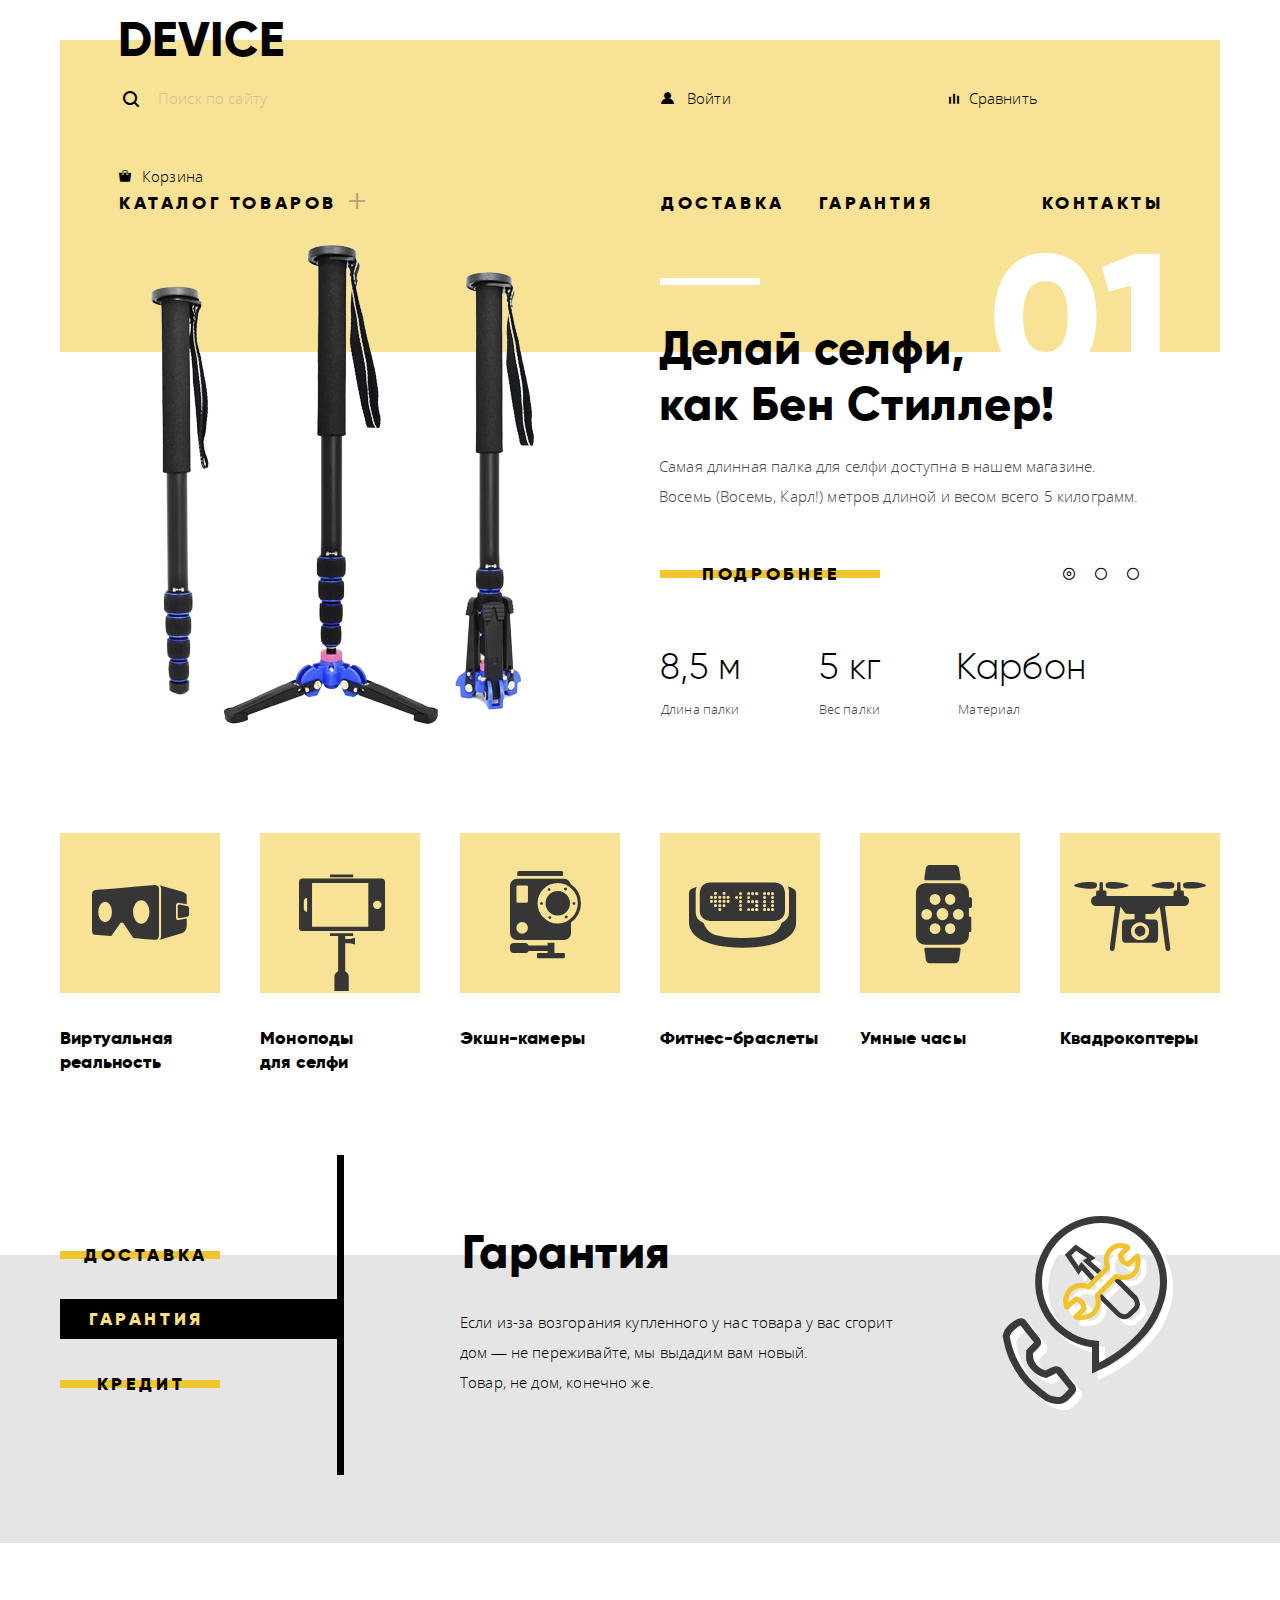
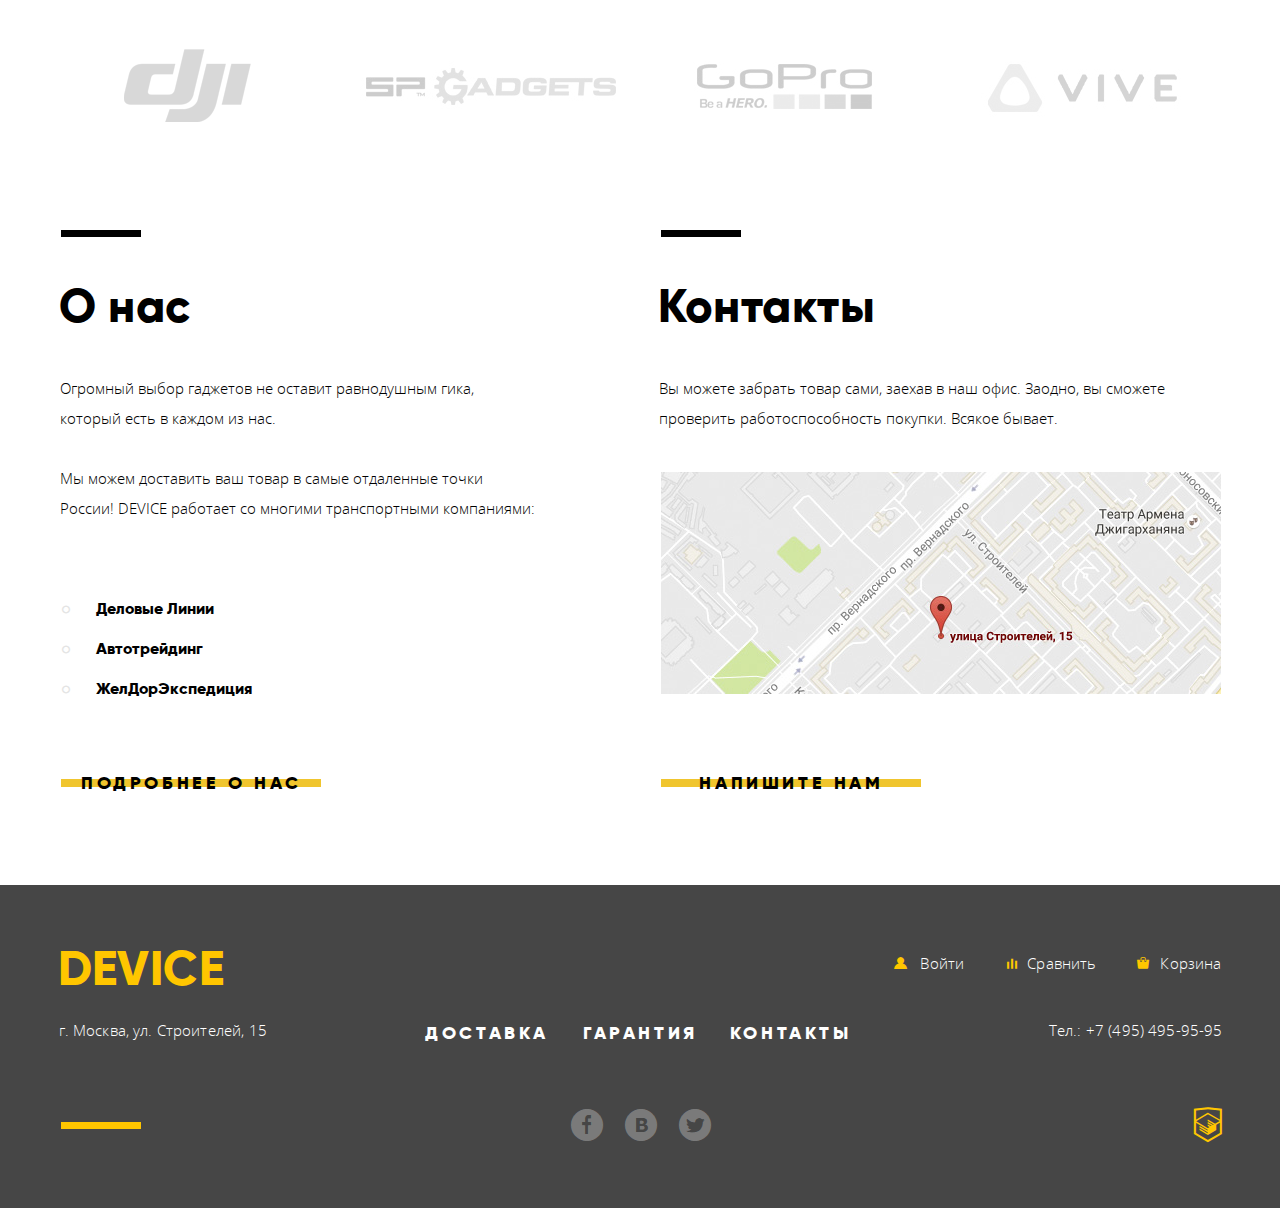
<file: index.html>
<!DOCTYPE html>
<html>
<head>
	<meta charset="utf-8">
	<title>Device</title>
	<link rel="stylesheet" type="text/css" href="Css/Style.css">
</head>
	<body>
		<header class="main-header">
			<div class="content-centerer">
				<h1 class="main-head"><a href="#">DEVICE</a></h1>
				<ul class="market-nav signed-out">
					<li class="market-search-field">
						<form method="post">
							<input class="searching-field" type="text" name="site-search" id="site-search-field" placeholder="Поиск по сайту">
							<input class="find-btn" type="submit" name="find" value="Найти">
						</form>
					</li>
					<li class="market-sign-in"><a href="#">Войти</a></li>
					<li class="market-sign-out"><a href="#">Выйти</a></li>
					<li class="market-compare"><a href="#">Сравнить</a></li>
					<li class="market-shopping-card"><a href="#">Корзина</a></li>
				</ul>
				<nav class="main-navigation">
					<ul class="nav-list">
						<li class="nav-catalog">
							<a href="#" class="catalog-opener">Каталог товаров</a>
							<div class="main-catalog">
								<ul class="main-catalog-list">
									<li><a href="#">Виртуальная реальность</a></li>
									<li><a href="catalog.html">Моноподы для селфи</a></li>
									<li><a href="#">Экшн-камеры</a></li>
								</ul>
								<ul class="main-catalog-list">
									<li><a href="#">Фитнес-браслеты</a></li>
									<li><a href="#">Умные часы</a></li>
								</ul>
								<ul class="main-catalog-list">
									<li><a href="#">Квадрокоптеры</a></li>
								</ul>							
							</div>					
						</li>
						<li class="nav-shipping">
							<a href="#">Доставка</a>
						</li>
						<li class="nav-warranty">
							<a href="#">Гарантия</a>
						</li>
						<li class="nav-contacts">
							<a href="#">Контакты</a>
						</li>
					</ul>
				</nav>
			</div>
		</header>
		<main>	
			<section class="promoted-products">
					<div class="content-centerer">
						<section class="promoted-item promoted-first promoted-active">
							<div class="product-image">
								<img src="img/content/slider-1.png" width="384" height="486">
							</div>
							<div class="promoted-about">
								<p class="promoted-quote">
									<span class="big-z">Делай селфи,<br> как Бен Стиллер!</span>
								</p>
								<p class="promoted-info">Самая длинная палка для селфи доступна в нашем магазине.<br> Восемь (Восемь, Карл!) метров длиной и весом всего 5 килограмм.</p>
								<a href="#" class="special-btn">Подробнее</a>
								<table class="promoted-properties-first">
									<tr class="properties-value-first">
										<td>8,5 м</td>
										<td>5 кг</td>
										<td>Карбон</td>
									</tr>
									<tr class="properties-type-first">
										<td>Длина палки</td>
										<td>Вес палки</td>
										<td>Материал</td>
									</tr>							
								</table>
							</div>
						</section>
						<section class="promoted-item promoted-second">
							<div class="product-image">
								<img src="img/content/slider-2.png" width="345" height="485">
							</div>
							<div class="promoted-about">
								<p class="promoted-quote">
									Худеем<br> правильно!
								</p>
								<p class="promoted-info">Мотивирующие фитнес-браслеты помогут найти в себе силы<br> не пропускать занятия и соблюдать диету.</p>
								<a href="#" class="special-btn">Подробнее</a>
								<table class="promoted-properties-second">
									<tr class="properties-value-second">
										<td>48 часов</td>
									</tr>
									<tr class="properties-type-second">
										<td>Без подзарядки</td>
									</tr>							
								</table>
							</div>
						</section>
						<section class="promoted-item promoted-third">
							<div class="product-image">
								<img src="img/content/slider-3.png" width="526" height="334">
							</div>
							<div class="promoted-about">
								<p class="promoted-quote">
									Порхает как бабочка, жалит как пчела!
									<span class="numb"></span>
								</p>
								<p class="promoted-info">Этот обычный, на первый взгляд, квадрокоптер оснащен<br> мощным лазером, замаскированным под стандартную камеру</p>
								<a href="#" class="special-btn">Подробнее</a>
								<table class="promoted-properties-third">
									<tr class="properties-value-third">
										<td>800 м</td>
										<td>50 м</td>
									</tr>
									<tr class="properties-type-third">
										<td>Дальность полета</td>
										<td>Радиус поражения</td>
									</tr>							
								</table>
							</div>
						</section>	
						<div class="slider-buttons">
							<button class="slider-btn first-btn">&#xe931;</button>
							<button class="slider-btn second-btn">&#xe930;</button>
							<button class="slider-btn third-btn">&#xe930;</button>
						</div>						
					</div>					
				</section>						
					<section class="popular-catalog">
						<a href="#" class="goods-cards">
							<div class="goods-icon popular-1">&#xe91b;</div>
							<span>Виртуальная<br>реальность</span>
						</a>
						<a href="catalog.html" class="goods-cards">
							<div class="goods-icon popular-2">&#xe91c;</div>
							<span>Моноподы<br>для селфи</span>
						</a>
						<a href="#" class="goods-cards">
							<div class="goods-icon popular-3">&#xe91d;</div>
							<span>Экшн-камеры</span>
						</a>
						<a href="#" class="goods-cards">
							<div class="goods-icon popular-4">&#xe91e;</div>
							<span>Фитнес-браслеты</span>
						</a>
						<a href="#" class="goods-cards">
							<div class="goods-icon popular-5">&#xe91a;</div>
							<span>Умные часы</span>
						</a>
						<a href="#" class="goods-cards">
							<div class="goods-icon popular-6">&#xe919;</div>
							<span>Квадрокоптеры</span>
						</a>
					</section>		
			<section class="market-advantages">
				<div class="content-centerer">
					<div class="adv-left-column">
						<button class="special-btn">ДОСТАВКА</button>
						<button class="special-btn active-special">ГАРАНТИЯ</button>
						<button class="special-btn">КРЕДИТ</button>
					</div>
					<div class="adv-right-column shipping-about">
						<h3 class="adv-head">Доставка</h3>
						<p class="adv-info">Мы с удовольствием доставим ваш товар прямо к вашему<br> подъезду совершенно бесплатно! Ведь мы неплохо<br> заработаем, поднимая его на ваш этаж.</p>
						<div class="icon-delivery"><span class="path1"></span><span class="path2"></span><span class="path3"></span><span class="path4"></span><span class="path5"></span></div>
					</div>	
					<div class="adv-right-column warranty-about about-active">
						<h3 class="adv-head">Гарантия</h3>
						<p class="adv-info">Если из-за возгорания купленного у нас товара у вас сгорит<br> дом — не переживайте, мы выдадим вам новый.<br> Товар, не дом, конечно же.</p>
						<div class="icon-warranty"><span class="path1"></span><span class="path2"></span><span class="path3"></span><span class="path4"></span></div>
					</div>	
					<div class="adv-right-column credit-about">
						<h3 class="adv-head">Кредит</h3>
						<p class="adv-info">Залезть в долговую яму стало проще! Кредитные<br> консультанты подберут для вас наиболее выгодные<br> условия кредита. Выгодные для нашего банка, разумеется.</p>
						<div class="icon-credit"><span class="path1"></span><span class="path2"></span><span class="path3"></span><span class="path4"></span></div>						
					</div>	
				</div>											
			</section>
			<section class="partners-logos">
				<a href="#" class="dji"></a>
				<a href="#" class="sp-gadgets"></a>
				<a href="#" class="go-pro"></a>
				<a href="#" class="vive"></a>
			</section>
			<section class="company-faq">
				<article class="company-about">
					<h2 class="company-head">О нас</h2>
					<p class="company-choice">Огромный выбор гаджетов не оставит равнодушным гика,<br> который есть в каждом из нас.</p>
					<p class="company-shipping-about">Мы можем доставить ваш товар в самые отдаленные точки<br> России! DEVICE работает со многими транспортными компаниями:</p>
					<ul class="company-shipping">
						<li><a href="#">Деловые Линии</a></li>
						<li><a href="#">Автотрейдинг</a></li>
						<li><a href="#">ЖелДорЭкспедиция</a></li>
					</ul>
					<a href="#" class="special-btn">Подробнее о нас</a>
				</article>
				<article class="company-contacts">
					<h2 class="company-head">Контакты</h2>
					<p class="company-pickup">Вы можете забрать товар сами, заехав в наш офис. Заодно, вы сможете<br> проверить работоспособность покупки. Всякое бывает.</p>
					<a class="map-opener" href="#"><img src="img/map.jpg" width="560" height="222"></a>
					<a href="#" class="special-btn write-us-opener">Напишите нам</a>	
				</article>	
				<div class="map-pop-up">
					<a href="#" class="map-close-button"><span class="visually-hidden">Кнопка закртытия</span></a>
					<iframe src="https://www.google.com/maps/embed?pb=!1m18!1m12!1m3!1d2249.1123749473654!2d37.5274293159839!3d55.68703400452984!2m3!1f0!2f0!3f0!3m2!1i1024!2i768!4f13.1!3m3!1m2!1s0x46b54cf65f5c8955%3A0x694710ccd55501e!2z0YPQuy4g0KHRgtGA0L7QuNGC0LXQu9C10LksIDE1LCDQnNC-0YHQutCy0LAsIDExOTMxMQ!5e0!3m2!1sru!2sru!4v1534622482170" width="960" height="560" frameborder="0" style="border:0" allowfullscreen></iframe>
				</div>
				<div class="write-us-pop-up">
					<a href="#" class="writeUs-close-button"><span class="visually-hidden">Кнопка закртытия</span></a>
					<div class="write-us-centerer">
						<form method="post">
							<div class="write-us-first-floor">
								<div class="write-us-left-part">
									<label for="yourname-field">Ваше имя:</label>
									<input type="text" name="yourname" id="yourname-field" class="name-write-us" placeholder="Имя Фамилия">
								</div>
								<div class="write-us-right-part">
									<label for="email-field">Ваш e-mail:</label>
									<input type="text" name="email" id="email-field" class="email-write-us" placeholder="email@example.com">
								</div>
							</div>
							<div class="write-us-second-floor">
								<label for="letter-field">Текст письма:</label>
								<input type="text" name="letter" id="letter-field" class="letter-write-us" placeholder="В свободной форме">		
							</div>
							<input type="submit" name="" value="Отправить" class="special-btn">
						</form>
					</div>
				</div>							
			</section>
		</main>
		<footer class="main-footer">
			<div class="content-centerer">
				<div class="footer-first-floor">
					<h1 class="main-head"><a href="#">DEVICE</a></h1>
					<ul class="footer-market-nav signed-out">
						<li class="market-sign-in"><a href="#">Войти</a></li>
						<li class="market-sign-out"><a href="#">Выйти</a></li>	
						<li class="market-compare"><a href="#">Сравнить</a></li>
						<li class="market-shopping-card"><a href="#">Корзина</a></li>
					</ul>									
				</div>
				<div class="footer-second-floor">
					<p class="footer-adress">г. Москва, ул. Строителей, 15</p>	
					<ul class="footer-navigation">
						<li><a href="#">Доставка</a></li>
						<li><a href="#">Гарантия</a></li>
						<li><a href="#">Контакты</a></li>
					</ul>
					<p class="footer-phone-number">Тел.: +7 (495) 495-95-95</p>					
				</div>
				<div class="footer-third-floor">
					<div class="footer-line"></div>
					<ul class="footer-networks">
						<li><a href="#"><span class="visually-hidden">Facebook</span>&#xe922;</a></li>
						<li><a href="#"><span class="visually-hidden">Vk</span>&#xe935;</a></li>
						<li><a href="#"><span class="visually-hidden">Twitter</span>&#xe933;</a></li>
					</ul>
					<a href="#" class="html-academy">&#xe928;</a>		
				</div>
			</div>
		</footer>
		<script type="text/javascript" src="js/script.js"></script>
	</body>
</html>
</file>
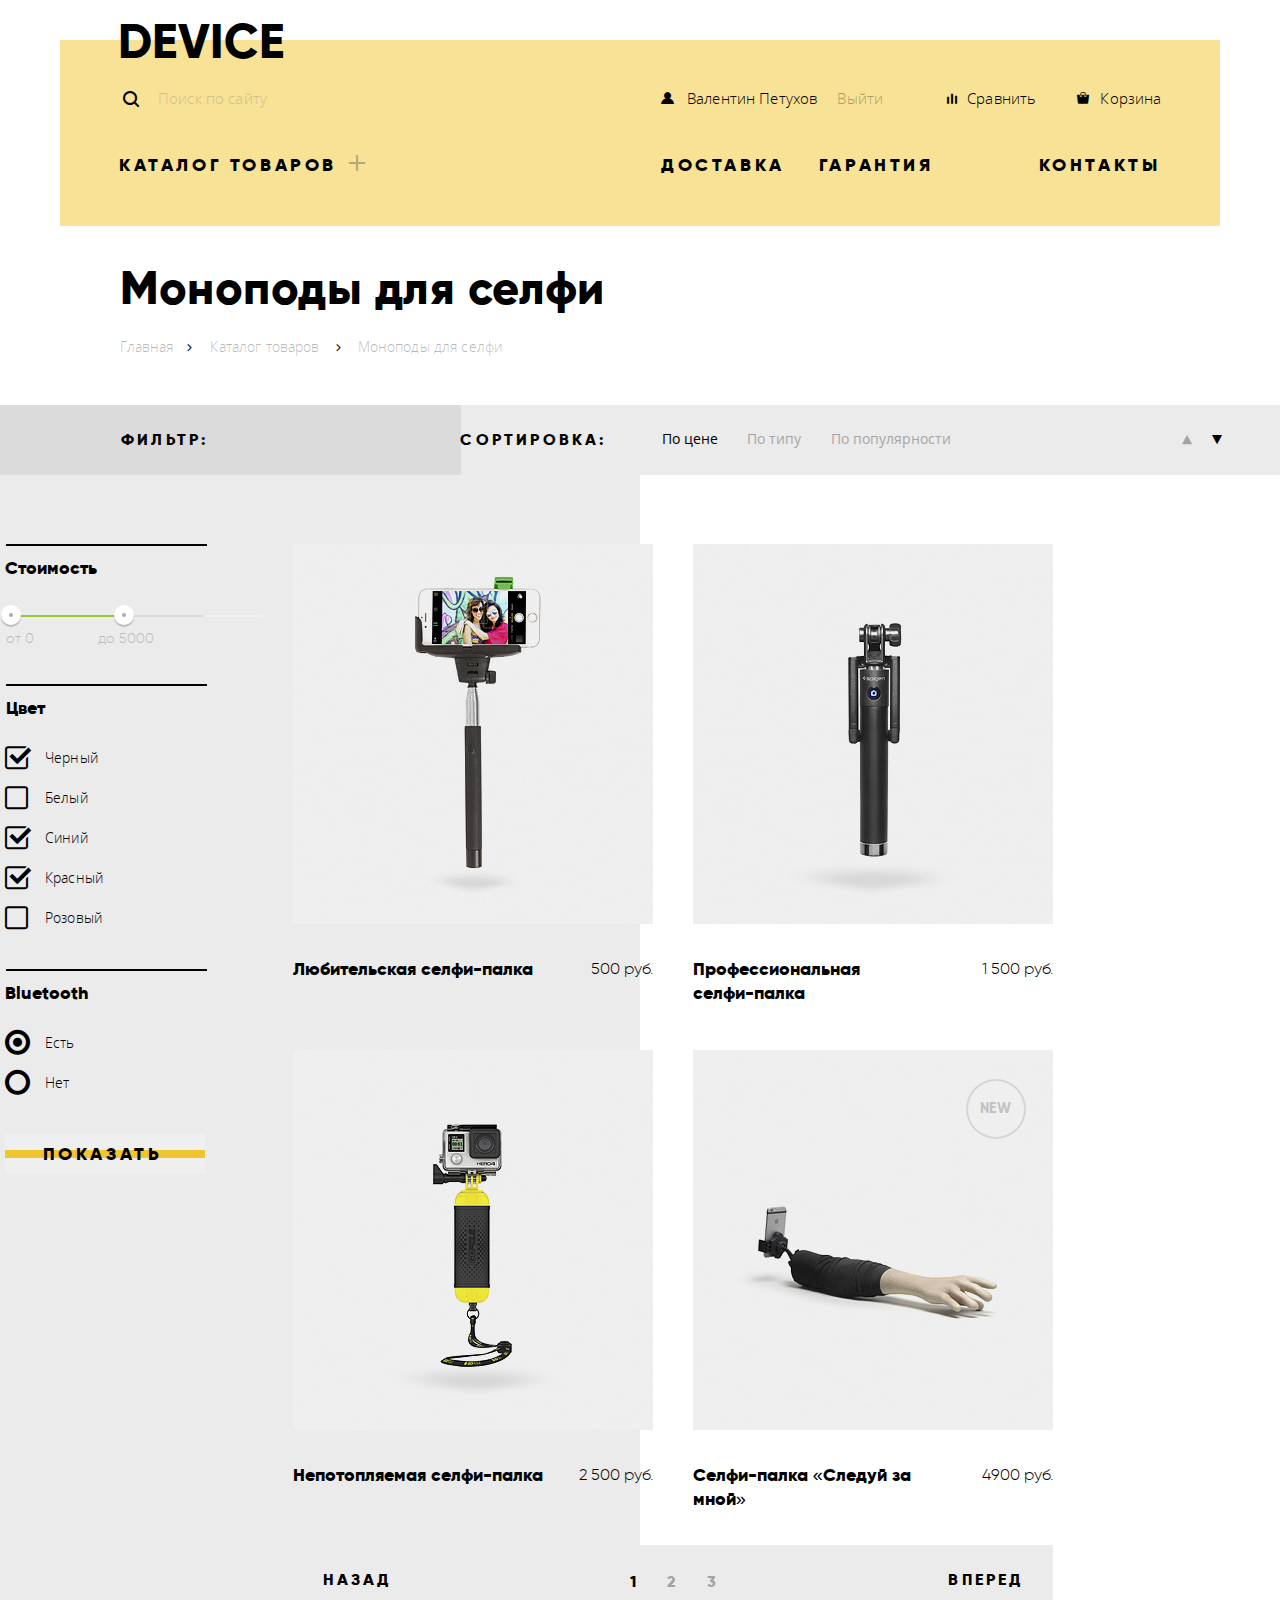
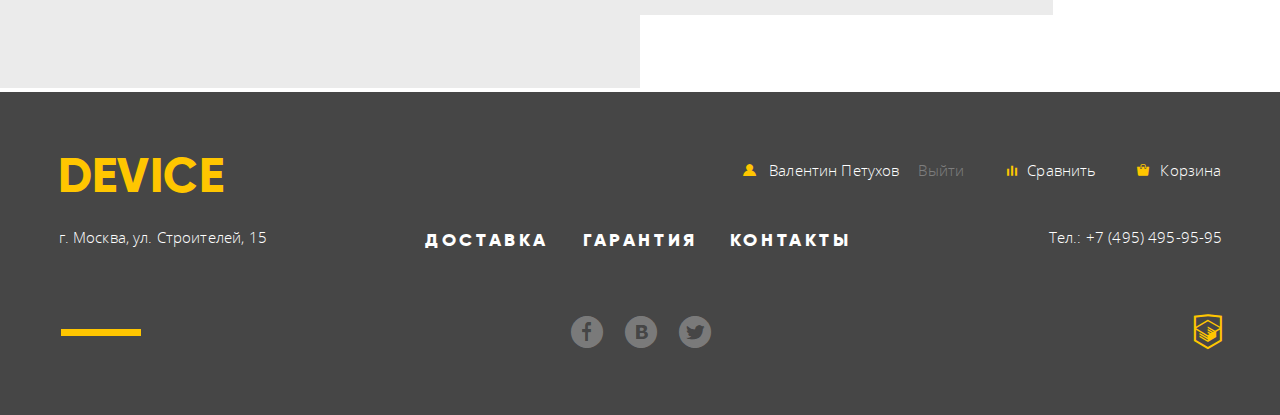
<file: catalog.html>
<!DOCTYPE html>
<html>
<head>
	<meta charset="utf-8">
	<title>Device catalog</title>
	<link rel="stylesheet" type="text/css" href="Css/Style.css">
</head>
	<body>
		<header class="main-header catalog-header">
			<div class="content-centerer">
				<h1 class="main-head"><a href="index.html">DEVICE</a></h1>
				<ul class="market-nav signed-in">
					<li class="market-search-field">
						<form action="https://echo.htmlacademy.ru" method="post">
							<input class="searching-field" type="text" name="site-search" id="site-search-field" placeholder="Поиск по сайту">
							<input class="find-btn" type="submit" name="find" value="Найти">
						</form>
					</li>
					<li class="market-sign-in"><a href="#">Валентин Петухов</a></li>
					<li class="market-sign-out"><a href="#">Выйти</a></li>
					<li class="market-compare"><a href="#">Сравнить</a></li>
					<li class="market-shopping-card"><a href="#">Корзина</a></li>
				</ul>
				<nav class="main-navigation">
					<ul class="nav-list">
						<li class="nav-catalog">
							<a href="#" class="catalog-opener">Каталог товаров</a>
							<div class="main-catalog">
								<ul class="main-catalog-list">
									<li><a href="#">Виртуальная реальность</a></li>
									<li><a href="#">Моноподы для селфи</a></li>
									<li><a href="#">Экшн-камеры</a></li>
								</ul>
								<ul class="main-catalog-list">
									<li><a href="#">Фитнес-браслеты</a></li>
									<li><a href="#">Умные часы</a></li>
								</ul>
								<ul class="main-catalog-list">
									<li><a href="#">Квадрокоптеры</a></li>
								</ul>									
							</div>						
						</li>
						<li class="nav-shipping">
							<a href="#">Доставка</a>
						</li>
						<li class="nav-warranty">
							<a href="#">Гарантия</a>
						</li>
						<li class="nav-contacs">
							<a href="#">Контакты</a>
						</li>
					</ul>
				</nav>
			</div>
		</header>
		<main>
			<section class="catalog-product-section">
				<h2 class="catalog-product-head">Моноподы для селфи</h2>
				<ul class="catalog-bread-crumbs">
					<li><a href="#">Главная</a></li>
					<li><a href="#">Каталог товаров</a></li>
					<li><a href="#" tabindex="-1">Моноподы для селфи</a></li>
				</ul>
			</section>
			<section class="catalog-heading">
					<div class="heading-content-centerer">
						<p class="filter-heading">ФИЛЬТР:</p>
						<div class="result-heading">
							<p>СОРТИРОВКА:</p>
							<ul class="sorting-type-list">
								<li class="current-sorting"><a href="#">По цене</a></li>
								<li><a href="#">По типу</a></li>
								<li><a href="#">По популярности</a></li>
							</ul>
						</div>
						<div class="sorting-up-down">
							<a href="#">&#xe927;</a>
							<a class="current-sorting" href="#">&#xe926;</a>
						</div>						
					</div>
			</section>
			<section class="catalog-goods-section">
				<div class="content-centerer">
					<div class="catalog-filter">
								<form method="post">
									<div class="filter-cost">
										<p>Стоимость</p>
										<div class="range-control">
											<div class="scale">
												<div class="bar"></div>
											</div>
											<div class="range-toggle range-toggle-min"></div>
											<div class="range-toggle range-toggle-max"></div>
											<span class="range-from">от 0</span>
											<span class="range-to">до 5000</span>
										</div>									
									</div>
									<div class="filter-color">
										<p>Цвет</p>
										<ul class="color-list">
												<li><input class="color-checkbox visually-hidden" type="checkbox" name="black-check" id="black-check-field" checked>
												<label class="color-label" for="black-check-field">Черный</label></li>
												<li><input class="color-checkbox visually-hidden" type="checkbox" name="white-check" id="white-check-field" >
												<label class="color-label" for="white-check-field">Белый</label></li>	
												<li><input class="color-checkbox visually-hidden" type="checkbox" name="blue-check" id="blue-check-field" checked>
												<label class="color-label" for="blue-check-field">Синий</label></li>
												<li><input class="color-checkbox visually-hidden" type="checkbox" name="red-check" id="red-check-field" checked>
												<label class="color-label" for="red-check-field">Красный</label></li>	
												<li><input class="color-checkbox visually-hidden" type="checkbox" name="pink-check" id="pink-check-field" >
												<label class="color-label" for="pink-check-field">Розовый</label></li>
										</ul>					
									</div>
									<div class="filter-bluetooth">
										<p>Bluetooth</p>
										<ul class="bluetooth-list">
											<li><input class="bluetooth visually-hidden" type="radio" name="bluetooth-radio" id="yes-bluetooth-radiofield" checked>
											<label class="bluetooth-label" for="yes-bluetooth-radiofield">Есть</label></li>	
											<li><input class="bluetooth visually-hidden" type="radio" name="bluetooth-radio" id="no-bluetooth-radiofield" >
											<label class="bluetooth-label" for="no-bluetooth-radiofield">Нет</label></li>					
										</ul>
										<input class="special-btn" type="submit" name="show-button" value="ПОКАЗАТЬ">
									</div>		
								</form>
					</div>
					<div class="catalog-result">
							<div class="result-products">
								<div class="result-products-container">
									<div class="result-product-card">
										<div class="img-wrapper" tabindex="0">
											<img src="img/content/item-1.jpg" width="360" height="380">			
											<div class="card-hover">
												<a href="#" class="special-btn">В КОРЗИНУ</a>
												<a href="#" class="card-comparing">Добавить к сравнению</a>
											</div>								
										</div>
										<div class="name-price">
											<a href="#">Любительская селфи-палка</a>
											<span>500 руб.</span>
										</div>
									</div>
									<div class="result-product-card">
										<div class="img-wrapper" tabindex="0">
											<img src="img/content/item-2.jpg" width="360" height="380">			
											<div class="card-hover">
												<a href="#" class="special-btn">В КОРЗИНУ</a>
												<a href="#" class="card-comparing">Добавить к сравнению</a>
											</div>								
										</div>
										<div class="name-price">
											<a href="#">Профессиональная<br> селфи-палка </a>
											<span>1 500 руб.</span>
										</div>
									</div>
									<div class="result-product-card">
										<div class="img-wrapper" tabindex="0">
											<img src="img/content/item-3.jpg" width="360" height="380">			
											<div class="card-hover">
												<a href="#" class="special-btn">В КОРЗИНУ</a>
												<a href="#" class="card-comparing">Добавить к сравнению</a>
											</div>								
										</div>
										<div class="name-price">
											<a href="#">Непотопляемая селфи-палка</a>
											<span>2 500 руб.</span>
										</div>
									</div>
									<div class="result-product-card result-new">
										<div class="img-wrapper" tabindex="0">
											<img src="img/content/item-4.jpg" width="360" height="380">			
											<div class="card-hover">
												<a href="#" class="special-btn">В КОРЗИНУ</a>
												<a href="#" class="card-comparing">Добавить к сравнению</a>
											</div>								
										</div>
										<div class="name-price">
											<a href="#">Селфи-палка «Следуй за<br>  мной»</a>
											<span>4900 руб.</span>
										</div>
									</div>										
								</div>
								<div class="result-pages">
									<a href="#" class="back-for-btn">Назад</a>
									<ul class="result-avaliable-pages">
										<li class="current-page"><a href="#">1</a></li>
										<li><a href="#">2</a></li>
										<li><a href="#">3</a></li>
									</ul>
									<a href="#" class="back-for-btn">Вперед</a>
								</div>
							</div>
					</div>	
				</div>
			</section>
			<div class="white-line"></div>
		</main>
		<footer class="main-footer">
			<div class="content-centerer">
				<div class="footer-first-floor">
					<h1 class="main-head"><a href="index.html">DEVICE</a></h1>
					<ul class="footer-market-nav signed-in">
						<li class="market-sign-in"><a href="#">Валентин Петухов</a></li>
						<li class="market-sign-out"><a href="#">Выйти</a></li>	
						<li class="market-compare"><a href="#">Сравнить</a></li>
						<li class="market-shopping-card"><a href="#">Корзина</a></li>
					</ul>									
				</div>
				<div class="footer-second-floor">
					<p class="footer-adress">г. Москва, ул. Строителей, 15</p>	
					<ul class="footer-navigation">
						<li><a href="#">Доставка</a></li>
						<li><a href="#">Гарантия</a></li>
						<li><a href="#">Контакты</a></li>
					</ul>
					<p class="footer-phone-number">Тел.: +7 (495) 495-95-95</p>					
				</div>
				<div class="footer-third-floor">
					<div class="footer-line"></div>
					<ul class="footer-networks">
						<li><a href="#"><span class="visually-hidden">Facebook</span>&#xe922;</a></li>
						<li><a href="#"><span class="visually-hidden">Vk</span>&#xe935;</a></li>
						<li><a href="#"><span class="visually-hidden">Twitter</span>&#xe933;</a></li>
					</ul>
					<a href="#" class="html-academy">&#xe928;</a>		
				</div>
			</div>
		</footer>		
	</body>
</html>
</file>
<file: Css/Style.css>
@font-face {
  font-family: 'Device';
  src:
    url('../fonts/Device.ttf?z9gmps') format('truetype'),
    url('../fonts/Device.woff?z9gmps') format('woff'),
    url('../fonts/Device.svg?z9gmps#Device') format('svg');
  font-weight: normal;
  font-style: normal;
}
@font-face {
  font-family: 'check';
  src:
    url('../fonts/check.ttf?bt9icm') format('truetype'),
    url('../fonts/check.woff?bt9icm') format('woff'),
    url('../fonts/check.svg?bt9icm#check') format('svg');
  font-weight: normal;
  font-style: normal;
}
.goods-icon,
.html-academy,
.sorting-up-down,
.bluetooth-label::before,
.market-search-field form::before,
.market-sign-in::before,
.market-compare::before,
.market-shopping-card::before,
.slider-buttons button,
.icon-delivery,
.icon-warranty,
.icon-credit,
.company-shipping li::before,
.footer-networks a,
.catalog-opener::after,
.catalog-bread-crumbs li::after{
  font-family: 'Device' !important;
  font-style: normal;
  font-weight: normal;
  font-variant: normal;
  text-transform: none;
  line-height: 1;
  -webkit-font-smoothing: antialiased;
  -moz-osx-font-smoothing: grayscale;
}
@font-face{
	font-family: 'gillroyExtraBold';
	src: url("../fonts/gilroyextrabold.woff2") format("woff2"),
	url("../fonts/gilroyextrabold.woff") format("woff");
  	font-weight: 800;
  	font-style: normal;	
}
@font-face{
	font-family: 'gillroyLight';
	src: url("../fonts/gilroylight.woff2") format("woff2"),
	url("../fonts/gilroylight.woff") format("woff");
  	font-weight: 300;
  	font-style: normal;
}
@font-face{
	font-family: 'openSans';
	src: url("../fonts/opensans.woff2") format("woff2"),
	url("../fonts/opensans.woff") format("woff");
  	font-weight: normal;
  	font-style: normal;	
}
@font-face{
	font-family: 'openSansLight';
	src: url("../fonts/opensanslight.woff2") format("woff2"),
	url("../fonts/opensanslight.woff") format("woff");
  	font-weight: 300;
  	font-style: normal;
}
.visually-hidden {
	position: absolute;
	clip: rect(1px 1px 1px 1px);
	clip: rect(1px, 1px, 1px, 1px);
	padding:0;
	border:0;
	height: 1px ; 
	width: 1px; 
	overflow: hidden;
}
body{
	margin: 0;
	padding: 0;
	font-family: 'gillroyExtraBold', Verdana, Arial;
	font-size: 18px;
	line-height: 24px;
	background-color: #ffffff;
	color: #000000;
	margin: 0 auto;
	min-width: 1160px;
}
a{
	text-decoration: none;
	color: inherit;
}
.market-nav,
.nav-list,
.main-catalog ul,
.company-shipping,
.footer-navigation,
.footer-networks,
.footer-market-nav,
.catalog-bread-crumbs,
.sorting-type-list,
.result-avaliable-pages,
.color-list,
.filter-bluetooth ul{
	list-style: none;
	margin: 0;
	padding: 0;		
}
.main-header{
	position: relative;
}
.main-header .content-centerer{
	position: relative;
	width: 1044px;
	min-height: 186px;
	padding: 16px 58px 0 58px;
	background-image: linear-gradient(#ffffff 40px, #f7e296 40px);
}
.content-centerer{
	position: relative;
	width: 1040px;
	margin: 0 auto;	
}
.main-head{
	display: inline-block;
	margin: 0;
	padding: 0;	
	margin-bottom: 11px;
	font-size: 48px;
	line-height: 48px;
	letter-spacing: 0.48px;
}
.main-head:hover,
.nav-list a:hover,
.market-nav .market-sign-in:hover,
.market-nav .market-compare:hover,
.market-nav .market-shopping-card:hover,
.main-catalog-list a:hover,
.main-footer .main-head:hover,
.footer-navigation li:hover,
.footer-networks li:hover,
.footer-market-nav li:hover,
.html-academy:hover,
.main-head:focus,
.nav-list li:focus,
.market-nav li:focus,
.main-catalog-list li:focus,
.main-footer .main-head:focus,
.footer-navigation li:focus,
.footer-networks li:focus,
.footer-market-nav li:focus,
.html-academy:focus{
	opacity: .6; 
}
.main-head:active,
.market-nav .market-sign-in:active,
.market-nav .market-compare:active,
.market-nav .market-shopping-card:active,
.nav-list a:active,
.main-catalog-list a:active,
.main-footer .main-head:active,
.footer-navigation li:active,
.footer-networks li:active,
.footer-market-nav li:active,
.html-academy:active{
	opacity: .3; 
}
.market-nav{
	display: flex;	
	flex-wrap: wrap;
	font-family: "openSansLight", Arial, sans-serif;
	font-size: 15px;
	line-height: 30px;
	letter-spacing: 0.15px;	
}
.market-search-field{
	flex-basis: 441px;
	margin-right: 60px;
}
.market-search-field form{
	display: flex;
	position: relative;
	margin-bottom: 33px;
}
.market-search-field form::before{
	position: absolute;
	content: "\e92f";
	top: 16px;
	left: 5px;
	font-size: 16px;
	height: 16px;
	align-self: center;
	z-index: 2;
	cursor: text;
}
.find-btn{
	display: inline-block;
	visibility: hidden;
	width: 81px;
	height: 45px;
	box-sizing: border-box;
	padding-top: 5px;
	background-color: #f7e296;
	border: 2px solid #000000;
	color: #000000;
	font-family: "openSansLight", Arial, sans-serif;
	font-size: 15px;
	line-height: 30px;
	letter-spacing: 0.15px;	
}
.searching-field:focus,
.searching-field:active{
	border-bottom: 2px solid #000000;
	padding-top: 4px;
}
.searching-field:focus + .find-btn,
.searching-field:active + .find-btn,
.find-btn:focus{
	visibility: visible;
}
.find-btn:hover,
.find-btn:focus{
	background-color: #000000;
	color: #ffffff;
	visibility: visible;
}
.find-btn:active{
	background-color: #000000;
	color: rgba(255, 255, 255, 0.3);
	visibility: visible;
}
.searching-field{
	width: 355px;	
	padding-left: 40px;
	outline: none;
	background-color: #f7e296;
	border: none;
	color: rgba(0, 0, 0, 0.3);
	font-family: "openSansLight", Arial, sans-serif;
	font-size: 15px;
	line-height: 30px;
	letter-spacing: 0.15px;
}
.searching-field::placeholder{
	opacity: .3;
}
.market-nav .market-sign-in,
.market-nav .market-sign-out,
.market-nav .market-compare,
.market-nav .market-shopping-card{
	position: relative;
	margin-top: 8px;
	cursor: pointer;
}
.market-nav.signed-out .market-sign-in{
	padding-left: 27px;	
	margin-left: 4px;
	margin-right: 218px;
}
.market-nav.signed-out .market-sign-out{
	display: none;
}
.market-nav.signed-out .market-compare{
	margin-right: 39px;
	padding-left: 20px;
}
.market-nav.signed-out .market-shopping-card{
	padding-left: 24px;
}
.market-nav .market-sign-in::before{
	content: "\e934";
	position: absolute;	
	font-size: 13px;
	top: 9px;
	left: 1px;
}
.market-nav .market-compare::before{
	content: "\e918";
	position: absolute;
	top: 11px;
	left: 0px;	
	font-size: 10px;
}
.market-nav .market-shopping-card::before{
	content: "\e91f";
	position: absolute;
	top: 9px;
	left: 1px;	
	font-size: 12px;
}
.nav-list{
	display: flex;
	flex-wrap: wrap;
	position: relative;
	text-transform: uppercase;
	letter-spacing: 3.6px;	
}
.nav-catalog{
	flex-basis: 50%;
	padding-left: 1px;
}
.nav-shipping{
	margin-left: 20px;
}
.nav-warranty{
	margin-left: 34px;
	margin-right: 105px;
}
.nav-contacts{
	position: relative;
	right: -3px;
}
.main-catalog{
	display: flex;
	flex-wrap: wrap;
	visibility: hidden;
	position: absolute;
	top: 19px;
	left: -58px;
	width: 1098px;
	padding-top: 47px;
	padding-left: 62px; 
	padding-bottom: 12px;
	background-color: #f7e296;
	font-family: "openSansLight", Arial, sans-serif;
	font-size: 15px;
	line-height: 36px;
	letter-spacing: 0.15px;	
	z-index: 100;
}
.catalog-opener{
	position: relative;
	display: inline-block;
	padding-right: 32px;
}
.catalog-opener:hover + .main-catalog,
.catalog-opener:focus + .main-catalog,
.main-catalog:hover{
	visibility: visible;
}
.catalog-opener::after{
	content: "\e92c";
	position: absolute;
	font-size: 16px;
	top: 2px;
	right: 0;
	color: #b8a974;
}
.main-catalog-list{
	display: flex;
	flex-wrap: wrap;
	flex-direction: column;
}
.main-catalog-list:nth-child(n){
	margin-right: 59px;
}
.main-catalog-list:last-child{
	margin-left: 16px;
}
.promoted-products{
	position: relative;
}
.promoted-products .content-centerer{
	width: 1160px;
	position: relative;
	box-sizing: border-box;
	background-image: linear-gradient(#f7e296 137px, #ffffff 137px);
	z-index: 0;
}
.promoted-first{
	display: none;
	margin-bottom: 100px;
	z-index: 10;
}
.promoted-about::before{
	content: "";
	position: absolute;
	right: 460px;
	top: 63px;
	width: 100px;
	height: 7px;
	background-color: #ffffff;
}
.promoted-first::after{
	content: "01";
	position: absolute;
	right: 46px;
	top: 13px;
	color: #ffffff;
	font-size: 179.2px;
	line-height: 179.2px;
	letter-spacing: 1.792px;
	z-index: -1;
}
.promoted-second{
	display: none;
	margin-bottom: 89px;
	z-index: 10;
}
.promoted-second::after{
	content: "02";
	position: absolute;
	right: 45px;
	top: 13px;
	color: #ffffff;
	font-size: 179.2px;
	line-height: 179.2px;
	letter-spacing: 3px;
	z-index: -1;
}
.promoted-third{
	display: none;
	margin-bottom: 108px;
	z-index: 100;
}
.promoted-third::before{
	content: "03";
	position: absolute;
	right: 43px;
	top: 13px;
	color: #ffffff;
	font-size: 179.2px;
	line-height: 179.2px;
	letter-spacing: 5px;
	z-index: -1;
}
.promoted-active{
	display: flex;
}
.promoted-first .promoted-about{
	padding-top: 105px;
	padding-left: 125px;
}
.promoted-quote{
	padding: 0;
	margin: 0;
	font-size: 47px;
	line-height: 56px;
	letter-spacing: 0.47px;
	z-index: 1;
}
.promoted-info{
	padding: 0;
	margin: 0;
	font-family: "openSansLight", Arial, sans-serif;
	font-size: 15px;
	line-height: 30px;
	letter-spacing: 0.15px;
	color: #464646;
}
.properties-value-first,
.properties-value-second,
.properties-value-third{
	font-family: 'gillroyLight', Verdana, Arial;
	font-size: 36px;
	line-height: 48px;
	letter-spacing: 0.36px;
}
.properties-type-first,
.properties-type-second,
.properties-type-third{
	font-family: "openSansLight", Arial, sans-serif;
	font-size: 13px;
	line-height: 20px;
	letter-spacing: 0.13px;
	color: #464646;	
}
.special-btn{
	display: block;
	height: 40px;
	text-align: center;
	letter-spacing: 3.6px;
	line-height: 40px;
	text-transform: uppercase;
	background-image: -webkit-linear-gradient(transparent 16px, #f0c52e 16px, #f0c52e 24px, transparent 24px);
	background-image: -o-linear-gradient(transparent 16px, #f0c52e 16px, #f0c52e 24px, transparent 24px);
	background-image: linear-gradient(transparent 16px, #f0c52e 16px, #f0c52e 24px, transparent 24px);
}
.special-btn:hover,
.special-btn:focus{
	background-image: -webkit-linear-gradient(#f0c52e, #f0c52e);
	background-image: -o-linear-gradient(#f0c52e, #f0c52e);
	background-image: linear-gradient(#f0c52e, #f0c52e);	
}
.special-btn:active{
    background-image: -webkit-linear-gradient(#f0c52e, #f0c52e);
	background-image: -o-linear-gradient(#f0c52e, #f0c52e);
	background-image: linear-gradient(#f0c52e, #f0c52e);
	color: rgba(0, 0, 0, .3);
}
.promoted-about .special-btn{
	width: 220px;	
	box-sizing: border-box;
	margin-left: 1px;
	padding-left: 3px;
	margin-bottom: 47px;
	z-index: 100;
}
.promoted-first .product-image{
	margin-top: 26px;
	margin-left: 90px;
}
.promoted-first .promoted-quote{
	margin-bottom: 19px;
}
.promoted-first .promoted-info{
	margin-bottom: 43px;
}
.promoted-properties-first td{
	padding: 0;
	padding-bottom: 6px;
	padding-right: 74px;
}
.properties-value-first td:first-child{
	position: relative;
	left: -1px;
}
.properties-type-first td:last-child{
	padding-left: 2px;
}
.promoted-second .product-image{
	margin-top: 38px;
	margin-left: 116px;
}
.promoted-second .promoted-about{
	padding-top: 105px;
	padding-left: 139px;
}
.promoted-second .promoted-quote{
	margin-bottom: 19px;
}
.promoted-second .promoted-info{
	margin-bottom: 43px;
}
.promoted-second .special-btn{
	margin-left: 0;
}
.promoted-properties-second{
	position: relative;
	left: -2px;
}
.promoted-properties-second td{
	padding: 0;
	padding-top: 1px;
	padding-bottom: 4px;
}
.promoted-third .product-image{
	margin-top: 91px;
	margin-left: 31px;
}
.promoted-third .promoted-about{
	padding-top: 105px;
	padding-left: 42px;
}
.promoted-third .promoted-quote{
	margin-bottom: 19px;
}
.promoted-third .promoted-info{
	margin-bottom: 43px;
}
.promoted-properties-third td:first-child{
	position: relative;
	left: -1px;
}
.properties-value-third td:first-child{
	position: relative;
	left: -2px;
}
.promoted-properties-third td{
	padding-bottom: 4px;
	padding-right: 42px;
}
.slider-buttons{
	display: block;
	position: absolute;
	border: none;
	outline: none;
}
.slider-buttons{
	top: 346px;
	right: 75px;
}
.slider-btn{
	border: none;
	outline: none;
	font-size: 12px;
	margin-right: 3px;
	cursor: pointer;
	background-color: transparent;
}
.slider-btn:last-child{
	margin-right: 0;
}
.popular-catalog{
	display: flex;
	flex-wrap: wrap;
	justify-content: space-between;
	width: 1160px;
	margin: 0 auto;
}
.goods-icon{
	box-sizing: border-box;
	width: 160px;
	height: 160px;
	margin-bottom: 33px;
	background-color: rgba(240, 197, 46, 0.5);
	text-align: center;
	color: #363636;
}
.goods-cards:hover .goods-icon,
.goods-cards:focus .goods-icon{
	background-color: rgba(240, 197, 46, 1);
}
.goods-cards:active{
	color: rgba(0, 0, 0, .3);
}
.goods-cards:active .goods-icon{
	color: #b89a30;
}
.goods-cards span{
	letter-spacing: 0.18px;
}
.popular-1{
	padding-top: 31px;
	font-size: 97px;
}
.popular-2{
	padding-top: 41px;
	padding-left: 3px;
	font-size: 117px;
}
.popular-3{
	padding-top: 38px;
	padding-left: 10px;
	font-size: 87px;
}
.popular-4{
	padding-top: 29px;
	font-size: 107px;
	padding-left: 4px;
}
.popular-5{
	padding-top: 32px;
	padding-left: 7px;
	font-size: 98px;
}
.popular-6{
	padding-top: 17px;
	padding-right: 1px;
	font-size: 132px;
}

.market-advantages{
	min-height: 469px;
	background-image: linear-gradient(#ffffff 181px, #e5e5e5 181px);
}
.market-advantages .content-centerer{
	display: flex;
	position: relative;
	width: 1160px;
	margin: 0 auto;
}
.adv-left-column{
	flex-basis: 277px;
	align-self: center;
}
.adv-left-column::before{
	content: "";
	position: absolute;
	width: 7px;
	top: 81px;
	left: 277px;
	height: 320px;
	background-color: #000000;
}
.adv-left-column .special-btn{
	box-sizing: border-box;
	width: 160px;
	border: none;
	outline: none;
	margin-bottom: 24px;
	font-family: 'gillroyExtraBold', Verdana, Arial;
	font-size: 18px;
	line-height: 24px;
	background-image: linear-gradient(#e5e5e5 16px, #f0c52e 16px, #f0c52e 24px, #e5e5e5 24px);
	cursor: pointer;
}
.adv-left-column .special-btn:first-child{
    background-image: linear-gradient(#ffffff 16px, #f0c52e 16px, #f0c52e 24px, #e5e5e5 24px);
}
.adv-left-column .special-btn:hover,
.adv-left-column .special-btn:focus{
    background-image: linear-gradient(#f0c52e, #f0c52e);
}
.adv-left-column .special-btn:first-child{
	margin-top: 161px;
	padding-left: 18px;
}
.adv-left-column .special-btn:nth-child(2){
	margin-bottom: 25px;
	padding-left: 11px;
}
.adv-left-column .special-btn:last-child{
	margin-bottom: 0;
	padding-left: 8px;
}
.adv-left-column .special-btn.active-special{
	box-sizing: border-box;
	width: 277px;
	background-image: none;
	background-color: #000000;
	color: #f7e184;
	text-align: left;
}
.adv-left-column .special-btn.active-special:first-child{
	padding-left: 20px;
}
.adv-left-column .special-btn.active-special:nth-child(2){
	padding-left: 29px;
}
.adv-left-column .special-btn.active-special:last-child{
	padding-left: 42px;
}
.adv-right-column{
	padding-top: 154px;
}
.adv-head{
	padding: 0;
	margin: 0;	
	margin-left: 125px;
	margin-bottom: 31px;
	font-size: 47px;
	line-height: 48px;
	letter-spacing: 0.47px
}
.adv-info{
	padding: 0;
	margin: 0;
	margin-left: 123px;	
	font-family: "openSansLight", Arial, sans-serif;
	font-size: 15px;
	line-height: 30px;
	letter-spacing: 0.15px;	
}
.icon-delivery{
	position: absolute;
	right: 52px;
	top: 166px;
	font-size: 164px;
}
.icon-delivery .path1:before {
  content: "\e90f";
  color: #fff;
}
.icon-delivery .path1:after {
  content: "\e910";
  color: #fff;
  margin-left: -1em;
}
.icon-delivery .path2:before {
  content: "\e911";
  color: #fff;
  margin-left: -1em;
}
.icon-delivery .path2:after {
  content: "\e912";
  color: #fff;
  margin-left: -1em;
}
.icon-delivery .path3:before {
  content: "\e913";
  color: #3a3a3a;
  margin-left: -1em;
}
.icon-delivery .path3:after {
  content: "\e914";
  color: #3a3a3a;
  margin-left: -1em;
}
.icon-delivery .path4:before {
  content: "\e915";
  color: #f0c42e;
  margin-left: -1em;
}
.icon-delivery .path4:after {
  content: "\e916";
  color: #f0c52e;
  margin-left: -1em;
}
.icon-delivery .path5:before {
  content: "\e917";
  color: #f0c52e;
  margin-left: -1em;
}


.icon-warranty{
	position: absolute;
	right: 34px;
	top: 142px;
	font-size: 195px;
}
.icon-warranty .path1:before {
  content: "\e907";
  color: #fff;
}
.icon-warranty .path1:after {
  content: "\e908";
  color: #fff;
  margin-left: -1em;
}
.icon-warranty .path2:before {
  content: "\e909";
  color: #fff;
  margin-left: -1em;
}
.icon-warranty .path2:after {
  content: "\e90a";
  color: #3a3a3a;
  margin-left: -1em;
}
.icon-warranty .path3:before {
  content: "\e90b";
  color: #f0c42e;
  margin-left: -1em;
}
.icon-warranty .path3:after {
  content: "\e90c";
  color: #3a3a3a;
  margin-left: -1em;
}
.icon-warranty .path4:before {
  content: "\e90d";
  color: #3a3a3a;
  margin-left: -1em;
}
.icon-warranty .path4:after {
  content: "\e90e";
  color: #3a3a3a;
  margin-left: -1em;
}

.icon-credit{
	position: absolute;
	font-size: 188px;	
	right: 53px;
	top: 142px;	
}
.icon-credit .path1:before {
  content: "\e900";
  color: #fff;
}
.icon-credit .path1:after {
  content: "\e901";
  color: #fff;
  margin-left: -1em;
}
.icon-credit .path2:before {
  content: "\e902";
  color: #fff;
  margin-left: -1em;
}
.icon-credit .path2:after {
  content: "\e903";
  color: #f0c42e;
  margin-left: -1em;
}
.icon-credit .path3:after {
  content: "\e904";
  color: #3a3a3a;
  margin-left: -1em;
}
.icon-credit .path3:before {
  content: "\e905";
  color: #3a3a3a;
  margin-left: -1em;
}
.icon-credit .path4:after {
  content: "\e906";
  color: #3a3a3a;
  margin-left: -1em;
}
.credit-about,
.shipping-about,
.warranty-about{
	display: none;
}
.about-active{
	display: block;
}
.partners-logos{
	display: flex;
	flex-wrap: wrap;
	box-sizing: border-box;
	width: 1160px;
	margin: 0 auto;
	padding-top: 94px;
	min-height: 287px;
}
.partners-logos a{
	width: 260px;
	height: 100px;
	box-sizing: border-box;
	margin-right: 40px;
}
.partners-logos a:nth-child(3){
	margin-right: 37px;
}
.partners-logos a:last-child{
	margin-right: 0;
}
.partners-logos .dji{
	background-image: url("../img/logos/logo-1.png");
}
.partners-logos .dji:hover,
.partners-logos .dji:focus{
	background-image: url("../img/logos/logo-1-color.png");
}
.partners-logos .sp-gadgets{
	background-image: url("../img/logos/logo-2.png");
}
.partners-logos .sp-gadgets:hover,
.partners-logos .sp-gadgets:focus{
	background-image: url("../img/logos/logo-2-color.png");
}
.partners-logos .go-pro{
	background-image: url("../img/logos/logo-3.png");
}
.partners-logos .go-pro:hover,
.partners-logos .go-pro:focus{
	background-image: url("../img/logos/logo-3-color.png");
}
.partners-logos .vive{
	background-image: url("../img/logos/logo-4.png");
}
.partners-logos .vive:hover,
.partners-logos .vive:focus{
	background-image: url("../img/logos/logo-4-color.png");
}
.company-faq{
	display: flex;
	width: 1163px;
	min-height: 655px;
	margin: 0 auto;
}
.company-about,
.company-contacts{
	position: relative;
	flex-basis: 50%;
	box-sizing: border-box;
}
.company-about::before,
.company-contacts::before{
	content: "";
	position: absolute;
	top: 0;
	left: 3px;
	width: 80px;
	height: 7px;
	background-color: #000000;
}
.company-about::before{
	left: 2px;
}
.company-contacts{
	margin-left: 35px;
}
.company-faq .company-head{
	margin: 0;
	padding: 0;
	margin-top: 52px;
	margin-bottom: 43px; 
	font-size: 47px;
	line-height: 48px;
	letter-spacing: 0.47px
}
.company-faq p{
	margin: 0;
	padding: 0;	
	font-family: "openSansLight", Arial, sans-serif;
	font-size: 15px;
	line-height: 30px;
}
.company-faq .company-choice{
	padding-left: 1px;
	margin-bottom: 30px;
}
.company-faq .company-shipping-about{
	padding-left: 1px;
}
.company-about .special-btn{
	box-sizing: border-box;
	width: 260px;
	margin-left: 2px;
	padding-left: 2px;
}
.company-shipping{
	margin-left: 37px;
	margin-top: 66px;
	margin-bottom: 54px;
	font-size: 16px;
	line-height: 40px;
}
.company-shipping li{
	position: relative;
}
.company-shipping li::before{
	content: "\e92d";
	position: absolute;
	left: -34px;
	top: 17px;
	font-size: 8px;
	color: #e4e4e4;
}
.company-contacts .company-pickup{
	padding-left: 1px;
	margin-bottom: 39px;
}
.map-opener{
	display: block;
	height: 222px;
	margin-bottom: 69px;
}
.company-contacts img{
	margin-left: 3px;
}
.company-contacts .special-btn{
	box-sizing: border-box;
	width: 260px;
	margin-left: 3px;
	padding-left: 2px; 
}
.map-pop-up{
	display: none;
	position: fixed;
	top: 100px;
	left: calc(50% - 480px);
	width: 960px;
	height: 560px;
	box-shadow: 0px 5px 5px 5px rgba(0, 0, 0, 0.2);
	z-index: 100;
}
.write-us-pop-up{
	display: none;
	position: fixed;
	top: 100px;
	left: calc(50% - 480px);
	width: 960px;
	height: 553px;
	margin: 0 auto;
	background-color: #ffffff;
	box-shadow: 0px 5px 5px 5px rgba(0, 0, 0, 0.2); 
	z-index: 100;
}
.opening-up{
	display: block;
}
.write-us-pop-up input{
	border: none;
	background-color: #f2f2f2;
}
.write-us-pop-up input:hover{
	background-color: #eaeaea;
}
.write-us-pop-up input:not([type="submit"]):focus{
	outline: 3px solid #f7e296;
	background-color: #ffffff;
}
.write-us-centerer{
	width: 760px;
	margin: 0 auto;
}
.map-close-button,
.writeUs-close-button{
	display: block;
	position: absolute;
	top: 22px;
	right: 22px;
	width: 56px;
	height: 56px;
	border-radius: 50%;
	background-color: #f0c52e;
	opacity: .5;
}
.map-close-button::before,
.writeUs-close-button::before{
	content: "";
	display: block;
	position: absolute;
	top: 26px;
	left: 17px;
	width: 23px;
	height: 2px;
	background-color: #ffffff;
	transform: rotate(45deg);
}
.map-close-button::after,
.writeUs-close-button::after{
	content: "";
	display: block;
	position: absolute;
	top: 26px;
	left: 17px;
	width: 23px;
	height: 2px;
	background-color: #ffffff;
	transform: rotate(-45deg);
}
.map-close-button:hover,
.writeUs-close-button:hover{
	opacity: 1;
}
.map-close-button:active,
.writeUs-close-button:active{
	opacity: .3;
}
.name-write-us,
.email-write-us{
	width: 340px;
	height: 50px;
	padding-left: 20px;
}
.letter-write-us{
	width: 740px;
	height: 46px;
	padding-bottom: 140px;
	padding-left: 20px;
}
.write-us-first-floor{
	display: flex;
	padding-top: 95px;
	margin-bottom: 36px;
}
.write-us-centerer label{
	display: block;
	margin-bottom: 8px;
}
.write-us-left-part{
	margin-right: 38px;
}
.write-us-second-floor{
	margin-bottom: 33px;
}
.write-us-pop-up input{
	font-family: 'openSans', Verdana, Arial;
	font-size: 14px;
	line-height: 18px;
}
.write-us-pop-up .special-btn{
	width: 200px;
	font-family: 'gillroyExtraBold', Verdana, Arial;
	font-size: 18px;
	line-height: 24px;
	background-image: linear-gradient(#ffffff 16px, #f0c52e 16px, #f0c52e 24px, #ffffff 24px);
	cursor: pointer;
}
.write-us-pop-up .special-btn:hover,
.write-us-pop-up .special-btn:focus{
	background-image: linear-gradient(#f0c52e, #f0c52e);
}
input.not-valid{
	background-color: rgba(237, 181, 181, 0.5);
}
.main-footer{
	min-height: 323px;
	background-color: #464646;
}
.main-footer .content-centerer{
	position: relative;
	width: 1165px;
	min-height: 323px;
	margin: 0 auto;		
}
.footer-first-floor{
	display: flex;
	flex-wrap: wrap;
	justify-content: space-between;
	padding-top: 60px;
	margin-bottom: 11px;
}
.footer-second-floor{
	display: flex;
	flex-wrap: wrap;
	justify-content: space-between;
	margin-bottom: 62px;
}
.footer-third-floor{
	display: flex;
	flex-wrap: wrap;
	justify-content: space-between;
}
.main-footer p,
.main-footer .footer-networks{
	margin: 0;
	padding: 0;
	color: #ffffff;
}
.main-footer .main-head{
	color: #ffc600;
}
.footer-market-nav{
	display: flex;
	flex-wrap: wrap;
	justify-content: flex-end;
	color: #ffffff;
	font-family: "openSansLight", Arial, sans-serif;
	font-size: 15px;
	line-height: 36px;
	letter-spacing: 0.15px;		
}
.footer-market-nav li{
	position: relative;
	cursor: pointer;
}
.footer-market-nav.signed-out .market-sign-in{
	padding-left: 27px;
}
.footer-market-nav.signed-out .market-compare{
	margin-left: 43px;
	padding-left: 20px;
}
.footer-market-nav.signed-out .market-shopping-card{
	margin-left: 40px;
	margin-right: 1px;
	padding-left: 24px;
}
.footer-market-nav.signed-out .market-sign-out{
	display: none;
}
.main-footer .footer-adress{
	margin-left: 1px;
}
.footer-market-nav.signed-out .market-sign-in::before{
	content: "\e934";
	position: absolute;	
	font-size: 13px;
	top: 12px;
	left: 1px;
	color: #ffc600;
}
.footer-market-nav.signed-out .market-compare::before{
	content: "\e918";
	position: absolute;
	top: 14px;
	left: 0;	
	font-size: 10px;
	color: #ffc600;	
}
.footer-market-nav.signed-out .market-shopping-card::before{
	content: "\e91f";
	position: absolute;	
	font-size: 12px;
	top: 12px;
	left: 1px;
	color: #ffc600;	
}
.footer-second-floor p{
	font-family: "openSansLight", Arial, sans-serif;
	font-size: 15px;
	line-height: 30px;
	letter-spacing: 0.15px;	
}
.footer-navigation{
	display: flex;
	padding-top: 6px;
	padding-right: 39px;
	color: #ffffff;
	letter-spacing: 3.6px;
	text-transform: uppercase;
}
.footer-navigation li{
	margin-right: 34px;	
}
.footer-navigation li:nth-child(2){
	margin-right: 32px;	
}
.footer-navigation li:last-child{
	margin-right: 0;
}
.footer-line{
	position: relative;
	right: -3px;
	width: 80px;
	height: 7px;
	margin-top: 15px;
	background-color: #ffc600;
}
.footer-networks{
	font-size: 0;
}
.footer-networks li{
	display: inline-block;
	margin-top: 2px;
	padding-left: 22px;
	font-size: 32px;
	color: rgba(255, 255, 255, 0.3);
}
.footer-networks a:hover{
	color: rgba(255, 255, 255, 0.6);
}
.footer-networks a:active{
	color: rgba(255, 255, 255, 0.1);
}
.footer-networks li:first-child{
	padding-left: 0;
}
.html-academy{
	position: relative;
	right: -2px;
	margin-left: 44px;
	color: #ffc600;
	font-size: 35px;
}

/*Каталог*/
.catalog-header .main-head{
	margin-top: 2px;
	margin-bottom: 9px;
}
.market-nav.signed-in .market-sign-in{
	padding-left: 27px;	
	margin-left: 4px;
	margin-top: 8px;
}
.market-nav.signed-in .market-sign-out{
	display: block;
	opacity: .3;
	margin-left: 20px;
	margin-right: 64px;
}
.market-nav.signed-in .market-sign-out:hover{
	opacity: .6;
}
.market-nav.signed-in .market-sign-out:active{
	opacity: 1;
}
.market-nav.signed-in .market-compare{
	padding-left: 20px;
	margin-right: 40px;
}
.market-nav.signed-in .market-shopping-card{
	padding-left: 24px;
}
.catalog-header .content-centerer{
	position: relative;
	min-height: 210px;
	background-image: linear-gradient(#ffffff 40px, #f7e296 40px);
}
.catalog-product-section{
	width: 1041px;
	min-height: 141px;
	box-sizing: border-box;
	margin: 0 auto;
}
.catalog-product-head{
	margin: 0;
	padding: 0;
	margin-top: 38px;
	font-size: 47px;
	line-height: 48px;
	letter-spacing: 0.47px;	
}
.catalog-bread-crumbs{
	display: flex;
	flex-wrap: wrap;
	margin-top: 23px;
	font-family: "openSansLight", Arial, sans-serif;
	font-size: 14px;
	line-height: 24px;
	letter-spacing: 0.14px;		
}
.catalog-bread-crumbs a:hover{
	opacity: .6;
}
.catalog-bread-crumbs a:active{
	opacity: 0.1;
}
.catalog-bread-crumbs li{
	position: relative;
	margin-right: 37px;
	color: rgba(0, 0, 0, 0.3);
}
.catalog-bread-crumbs li::after{
	content: "\e92b";
	position: absolute;
	font-size: 7px;
	right: -20px;
	top: 9px;
	color: black;
}
.catalog-bread-crumbs li:nth-child(2)::after{
	right: -23px;
}
.catalog-bread-crumbs li:last-child::after{
	content: "";
}
.catalog-bread-crumbs li:nth-child(2){
	margin-right: 38px;
}
.catalog-goods-section .content-centerer{
	width: 1440px;
	display: flex;
}
.catalog-goods-section p{
	margin: 0;
	padding: 0;
}
.catalog-heading{
	display: flex;
	width: 100%;
	flex-wrap: wrap;
	padding-left: 65px;
	min-height: 70px;
	box-sizing: border-box;
	background-image: linear-gradient(to right, #dbdbdb 461px, #ebebeb 461px);
}
.filter-heading{
	align-self: center;
	margin-right: 252px; 
}
.result-heading{
	display: flex;
	flex-wrap: wrap;
}
.result-heading p{
	align-self: center;
	margin-right: 55px;
}
.catalog-heading p{
	font-size: 16px;
	line-height: 24px;
	letter-spacing: 3.2px;		
}
.heading-content-centerer{
	width: 1103px;
	margin: 0 auto;
	display: flex;
}
.sorting-type-list{
	display: flex;
	flex-wrap: wrap;
	align-self: center;
	padding-bottom: 2px;
	margin-right: 202px;
	font-family: "openSans", Arial, sans-serif;
	font-size: 14px;
	line-height: 18px;	
}
.sorting-type-list li{
	margin-right: 29px;
	opacity: .3;
}
.sorting-type-list li:nth-child(2){
	margin-right: 30px;
}
.sorting-type-list li:hover,
.sorting-up-down a:hover{
	opacity: .6;
}
.sorting-type-list li:active,
.sorting-up-down a:active{
	opacity: 1;
}
.sorting-up-down{
	align-self: center;
	font-size: 10px;
}
.sorting-up-down a{
	opacity: .3;
}
.sorting-up-down a.current-sorting,
.sorting-type-list li.current-sorting{
	opacity: 1;
}
.sorting-up-down a:first-child{
	margin-right: 15px;
}
.catalog-goods-section{
	background-image: linear-gradient(to right, #ebebeb 50%, #ffffff 50%);
}
.catalog-filter{
	flex-basis: 348px;
}
.catalog-result{
	margin-top: 69px;
	margin-left: 30px;
}
.filter-cost{
	position: relative;
	margin-top: 81px;
	margin-bottom: 46px;
}
.filter-cost span{
	display: inline-block;
	font-family: 'gillroyLight', Verdana, Arial;
	font-size: 14px;
	line-height: 24px;	
	opacity: .2;
}
.range-from{
	margin-top: 9px;
	margin-left: 5px;
	margin-right: 59px;
}
.filter-cost p{
	margin-left: 5px;
	margin-bottom: 35px;
}
.filter-cost::before{
	content: "";
	position: absolute;
	top: -12px;
	left: 6px;
	width: 201px;
	height: 2px;
	background-color: #000000;
}
.range-control{
	position: relative;
	margin-bottom: 32px;
	margin-left: 1px;
}
.range-control .scale{
	height: 2px;
	background: rgba(255, 255, 255 ,0.3);
}
.range-control .bar{
	width: 203px;
	height: 2px;
	background-image: linear-gradient(to right, #91c92f 120px, #dbdbdb 120px);
}
.range-toggle{
	position: absolute;
	top: -9px;
	width: 4px;
	height: 4px;
	background: #ababab;
	border: 8px solid #ffffff;
	border-radius: 50%;
	-webkit-box-shadow: 0 2px 1px 0 rgba(0, 1, 1, 0.2);
	        box-shadow: 0 2px 1px 0 rgba(0, 1, 1, 0.2);
}
.range-toggle:hover{
	background: #1c4f80;
}
.range-toggle-min{
	top: -10px;
	left: 0;
}
.range-toggle-max{
	top: -10px;
	left: 113px;
}
.filter-color{
	position: relative;
}
.filter-color p{
	margin-left: 6px;
}
.filter-color::before{
	content: "";
	position: absolute;
	top: -12px;
	left: 6px;
	width: 201px;
	height: 2px;
	background-color: #000000;
}
.color-list{
	margin-top: 18px;
	margin-left: 45px;
}
.filter-color li,
.filter-bluetooth li{
	position: relative;
	font-family: "openSansLight", Arial, sans-serif;
	font-size: 14px;
	line-height: 40px;
	letter-spacing: 0.14px;		
}
.color-label:hover::before,
.bluetooth-label:hover::before{
	opacity: 0.6;
}
.color-label:active::before,
.bluetooth-label:active::before{
	opacity: 1;
}
.color-checkbox:checked + .color-label::before{
	content: "\e901";
}
.color-checkbox[disabled] + .color-label::before{
	opacity: 0.3;
}
.color-checkbox:checked.color-checkbox[disabled] + .color-label::before{
	content: "\e901";
	opacity: 0.3;
}
.color-checkbox + .color-label::before{
	content: "\e900";
	color: #000000;
	font-family: 'check';
	position: absolute;
	top: 0;
	left: -40px;
	font-size: 23px;
	display: inline-block;
	vertical-align: middle;
}
.color-label,
.bluetooth-label{
	cursor: pointer;
}
.bluetooth:checked + .bluetooth-label::before{
	content: "\e92e";
}
.bluetooth[disabled] + .bluetooth-label::before{
	opacity: 0.3;
}
.bluetooth:checked.bluetooth[disabled] + .bluetooth-label::before{
	content: "\e92e";
	opacity: 0.3;
}
.bluetooth + .bluetooth-label::before{
	content: "\e92d";
	color: #000000;
	position: absolute;
	top: 7px;
	left: -40px;
	font-size: 25px;
	display: inline-block;
	vertical-align: middle;
}
.color-checkbox:focus + .color-label::before,
.bluetooth:focus + .bluetooth-label::before{
	border-color: #663d15;
	outline: thin dotted;
	outline: 5px auto -webkit-focus-ring-color;
}
.filter-bluetooth{
	position: relative;
	margin-top: 43px;
	margin-left: 5px;
}
.filter-bluetooth::before{
	content: "";
	position: absolute;
	top: -12px;
	left: 1px;
	width: 201px;
	height: 2px;
	background-color: #000000;
}
.filter-bluetooth p{
	margin-bottom: 18px;
}
.bluetooth-list li{
	margin-left: 40px; 
}
.catalog-filter .special-btn{
	margin-top: 31px;
	padding-left: 1px;	
	width: 200px;
	font-family: 'gillroyExtraBold', Verdana, Arial;
	font-size: 18px;
	line-height: 24px;
	border: none;
	cursor: pointer;
	background-image: linear-gradient(#efefef 16px, #f0c52e 16px, #f0c52e 24px, #efefef 24px);
}
.catalog-filter .special-btn:hover,
.catalog-filter .special-btn:focus{
    background-image: linear-gradient(#f0c52e, #f0c52e);
}
.result-products-container{
	display: flex;
	flex-wrap: wrap;
}
.result-product-card{
	position: relative;
	margin-bottom: 45px;
	margin-right: 40px;
}
.result-product-card.result-new{
	position: relative;
}
.result-product-card.result-new::before{
	content: "NEW";
	position: absolute;
	top: 29px;
	right: 27px;
	padding: 16px 12px;
	font-size: 14px;
	line-height: 24px;
	letter-spacing: 0.7px;
	color: rgba(0, 0, 0, 0.2);
	border: 2px solid rgba(0, 0, 0, 0.1);
	border-radius: 50%;
}
.result-product-card:nth-child(2n){
	margin-right: 0;
}
.result-product-card:last-child{
	margin-bottom: 34px;
}
.card-hover .card-comparing{
	margin: 0;
	padding: 0;
	font-family: "openSans", Arial, sans-serif;
	font-size: 13px;
	line-height: 20px;
	letter-spacing: .13;
	opacity: .5;	
}
.card-hover .card-comparing:hover{
	opacity: 1;
}
.card-hover .card-comparing:active{
	opacity: .2;
}
.card-hover{
	display: block;
	visibility: hidden;
	position: absolute;
	top: 0;
	width: 100%;
	height: 380px;
	box-sizing: border-box;
	padding-top: 169px;
	background-color: rgba(243, 243, 243, 0.7);
	text-align: center;
}
.card-hover .special-btn{
	width: 200px;
	margin-left: calc((100% - 200px) / 2);
    background-image: linear-gradient(rgba(243, 243, 243, 0) 16px, rgba(240, 197, 46, 1) 16px, rgba(240, 197, 46, 1) 24px, rgba(243, 243, 243, 0) 24px);
}
.card-hover .special-btn:hover,
.card-hover .special-btn:focus{
	background-image: linear-gradient(#f0c52e, #f0c52e);	
}
.img-wrapper:hover .card-hover,
.img-wrapper:focus .card-hover{
	visibility: visible;
}
.name-price{
	margin-top: 27px;
	display: flex;
	justify-content: space-between;
}

.result-product-card span{
	font-family: 'gillroyLight', Verdana, Arial;
	font-size: 16px;
	line-height: 24px;	
	letter-spacing: 0.16;	
}
.result-pages{
	display: flex;
	justify-content: space-between;
	align-items: center;
	margin-bottom: 73px;
	width: 760px;
	height: 70px;
	background-color: #ebebeb;
}
.result-avaliable-pages{
	display: flex;
	padding-top: 3px;
	padding-left: 9px;
	font-size: 16px;
	line-height: 24px;
}
.result-avaliable-pages li{
	opacity: .3;
}
.result-avaliable-pages .current-page,
.result-avaliable-pages .current-page:hover,
.result-avaliable-pages .current-page:active{
	opacity: 1;
}
.result-avaliable-pages li:hover{
	opacity: .6;
}
.result-avaliable-pages li:active{
	opacity: 1;
}
.back-for-btn{
	font-size: 16px;
	line-height: 70px;
	letter-spacing: 3.2px;	
	text-transform: uppercase;	
}
.back-for-btn:hover{
	background-color: #d9d9d9;
}
.back-for-btn:active{
	color: rgba(0, 0, 0, 0.3);
}
.back-for-btn:first-child{
	padding-right: 29px;
	padding-left: 30px;
}
.back-for-btn:last-child{
	padding-right: 29px;
	padding-left: 32px;
}
.result-avaliable-pages li{
	margin-right: 31px;
}
.result-avaliable-pages li:last-child{
	margin-right: 0;
}
.white-line{
	height: 4px;
	background-color: #ffffff;
}
.footer-market-nav.signed-in .market-sign-in{
	padding-left: 27px;
}
.footer-market-nav.signed-in .market-sign-out{
	margin-left: 19px;
}
.footer-market-nav.signed-in .market-compare{
	margin-left: 43px;
	padding-left: 20px;
}
.footer-market-nav.signed-in .market-shopping-card{
	margin-left: 40px;
	margin-right: 1px;
	padding-left: 24px;
}
.footer-market-nav.signed-in .market-sign-out{
	opacity: .3;
}
.footer-market-nav.signed-in .market-sign-out:hover{
	opacity: .6;
}
.footer-market-nav.signed-in .market-sign-out:active{
	opacity: 1;
}
.footer-market-nav.signed-in .market-sign-in::before{
	content: "\e934";
	position: absolute;	
	font-size: 13px;
	top: 12px;
	left: 1px;
	color: #ffc600;
}
.footer-market-nav.signed-in .market-compare::before{
	content: "\e918";
	position: absolute;
	top: 14px;
	left: 0px;	
	font-size: 10px;
	color: #ffc600;	
}
.footer-market-nav.signed-in .market-shopping-card::before{
	content: "\e91f";
	position: absolute;	
	font-size: 12px;
	top: 12px;
	left: 1px;
	color: #ffc600;	
}
</file>
